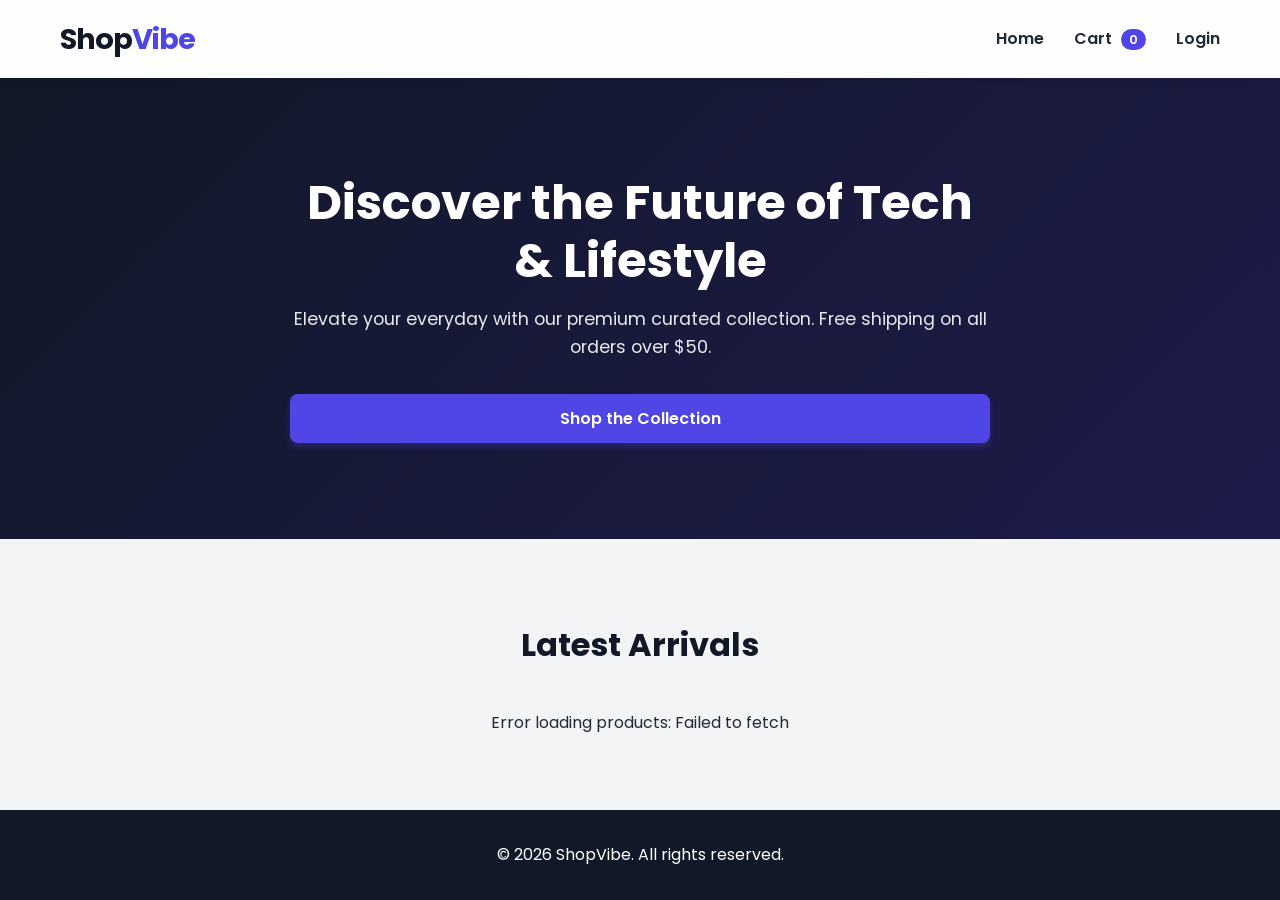
<file: frontend/index.html>
<!DOCTYPE html>
<html lang="en">
<head>
    <meta charset="UTF-8">
    <meta name="viewport" content="width=device-width, initial-scale=1.0">
    <title>ShopVibe | Premium Tech & Lifestyle</title>
    <!-- Modern Google Font -->
    <link href="https://fonts.googleapis.com/css2?family=Poppins:wght@300;400;600;700&display=swap" rel="stylesheet">
    <link rel="stylesheet" href="./css/style.css">
</head>
<body>
    <header>
        <nav class="navbar">
            <a href="index.html" class="logo">Shop<span>Vibe</span></a>
            <ul class="nav-links">
                <li><a href="index.html">Home</a></li>
                <li><a href="cart.html" class="cart-link">Cart <span id="cart-count" class="badge">0</span></a></li>
                <li><a href="login.html" class="login-btn">Login</a></li>
            </ul>
        </nav>
    </header>

    <!-- New Hero Section -->
    <section class="hero">
        <div class="hero-content">
            <h1>Discover the Future of Tech & Lifestyle</h1>
            <p>Elevate your everyday with our premium curated collection. Free shipping on all orders over $50.</p>
            <a href="#latest-products" class="btn btn-primary">Shop the Collection</a>
        </div>
    </section>

    <main class="container" id="latest-products">
        <h2 class="section-title">Latest Arrivals</h2>
        <div id="loading" class="status-msg">Loading premium products...</div>
        <div id="error" class="status-msg error hidden"></div>
        <div id="product-list" class="grid-container">
            <!-- Products injected here by JS -->
        </div>
    </main>

    <footer>
        <p>&copy; 2026 ShopVibe. All rights reserved.</p>
    </footer>

    <script src="./js/navbar.js"></script>
    <script src="./js/main.js"></script>
</body>
</html>
</file>
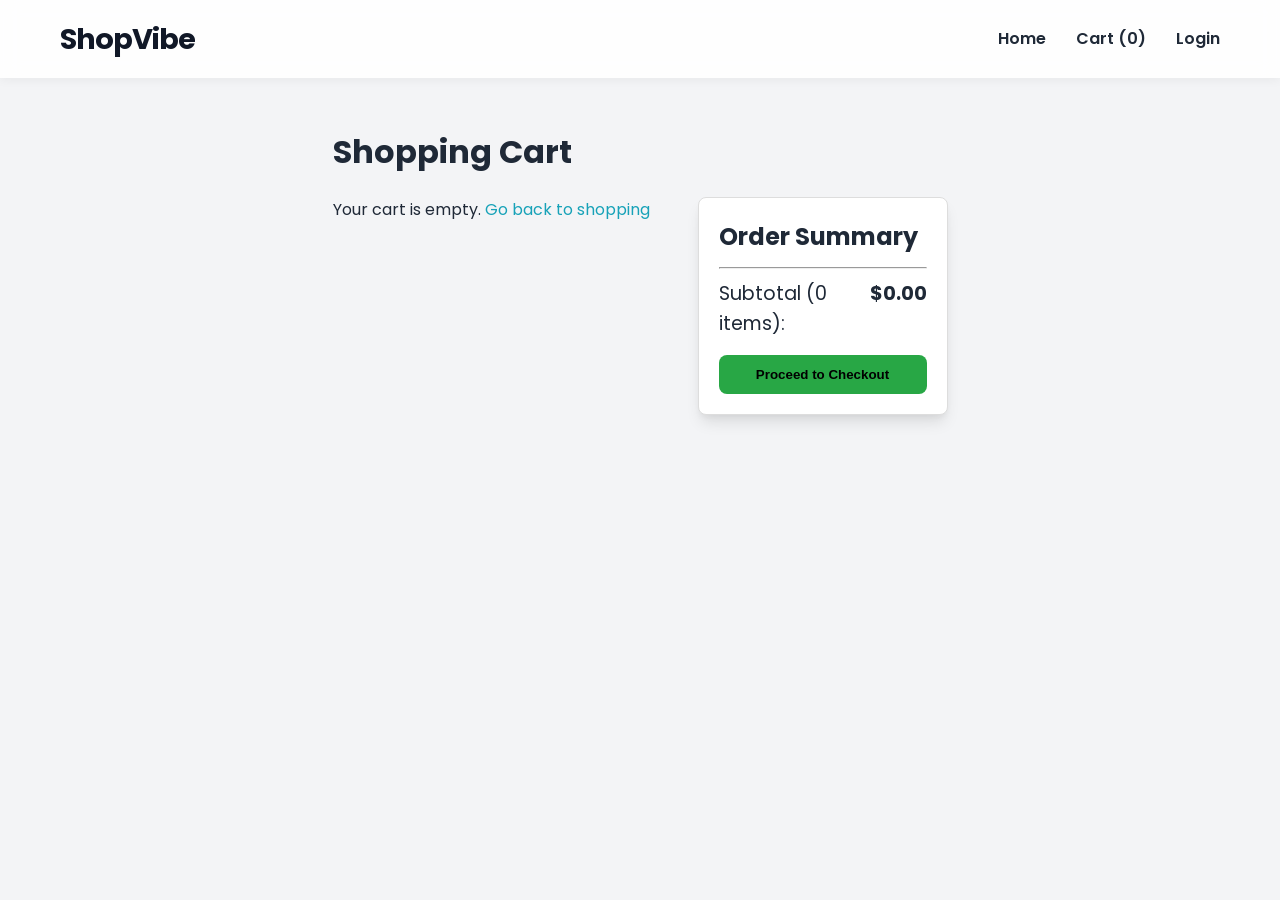
<file: frontend/cart.html>
<!DOCTYPE html>
<html lang="en">
<head>
    <meta charset="UTF-8">
    <meta name="viewport" content="width=device-width, initial-scale=1.0">
    <title>Shopping Cart | ShopVibe</title>
    <link href="https://fonts.googleapis.com/css2?family=Poppins:wght@300;400;600;700&display=swap" rel="stylesheet">
    <link rel="stylesheet" href="./css/style.css">
    <style>
        .cart-container { display: flex; flex-wrap: wrap; gap: 20px; margin-top: 20px; }
        .cart-items { flex: 2; min-width: 300px; }
        .cart-summary { flex: 1; min-width: 250px; background: #fff; padding: 20px; border-radius: 8px; border: 1px solid #ddd; height: fit-content; }
        .cart-item { display: flex; align-items: center; justify-content: space-between; padding: 15px; background: #fff; margin-bottom: 15px; border-radius: 8px; border: 1px solid #ddd; }
        .cart-item img { width: 80px; height: 80px; object-fit: cover; border-radius: 4px; }
        .cart-item-details { flex: 1; margin: 0 15px; }
        .qty-select { padding: 5px; margin-right: 15px; }
        .remove-btn { background: #dc3545; padding: 8px 12px; }
        .remove-btn:hover { background: #c82333; }
        .summary-row { display: flex; justify-content: space-between; margin-bottom: 15px; font-size: 1.2rem; }
        .checkout-btn { width: 100%; background: #28a745; }
        .checkout-btn:hover { background: #218838; }
    </style>
</head>
<body>
    <header>
        <nav class="navbar">
            <a href="index.html" class="logo">ShopVibe</a>
            <ul class="nav-links">
                <li><a href="index.html">Home</a></li>
                <li><a href="cart.html">Cart (<span id="cart-count">0</span>)</a></li>
                <li><a href="login.html">Login</a></li>
            </ul>
        </nav>
    </header>

    <main class="container">
        <h1>Shopping Cart</h1>
        <div class="cart-container">
            <div id="cart-items" class="cart-items">
                <!-- Cart items injected here -->
            </div>
            <div class="cart-summary">
                <h2>Order Summary</h2>
                <hr style="margin: 10px 0;">
                <div class="summary-row">
                    <span>Subtotal (<span id="summary-qty">0</span> items):</span>
                    <strong id="summary-price">$0.00</strong>
                </div>
                <button class="btn checkout-btn" onclick="proceedToCheckout()">Proceed to Checkout</button>
            </div>
        </div>
    </main>

    <script src="./js/cart.js"></script>
    <script src="./js/navbar.js"></script>
</body>
</html>
</file>
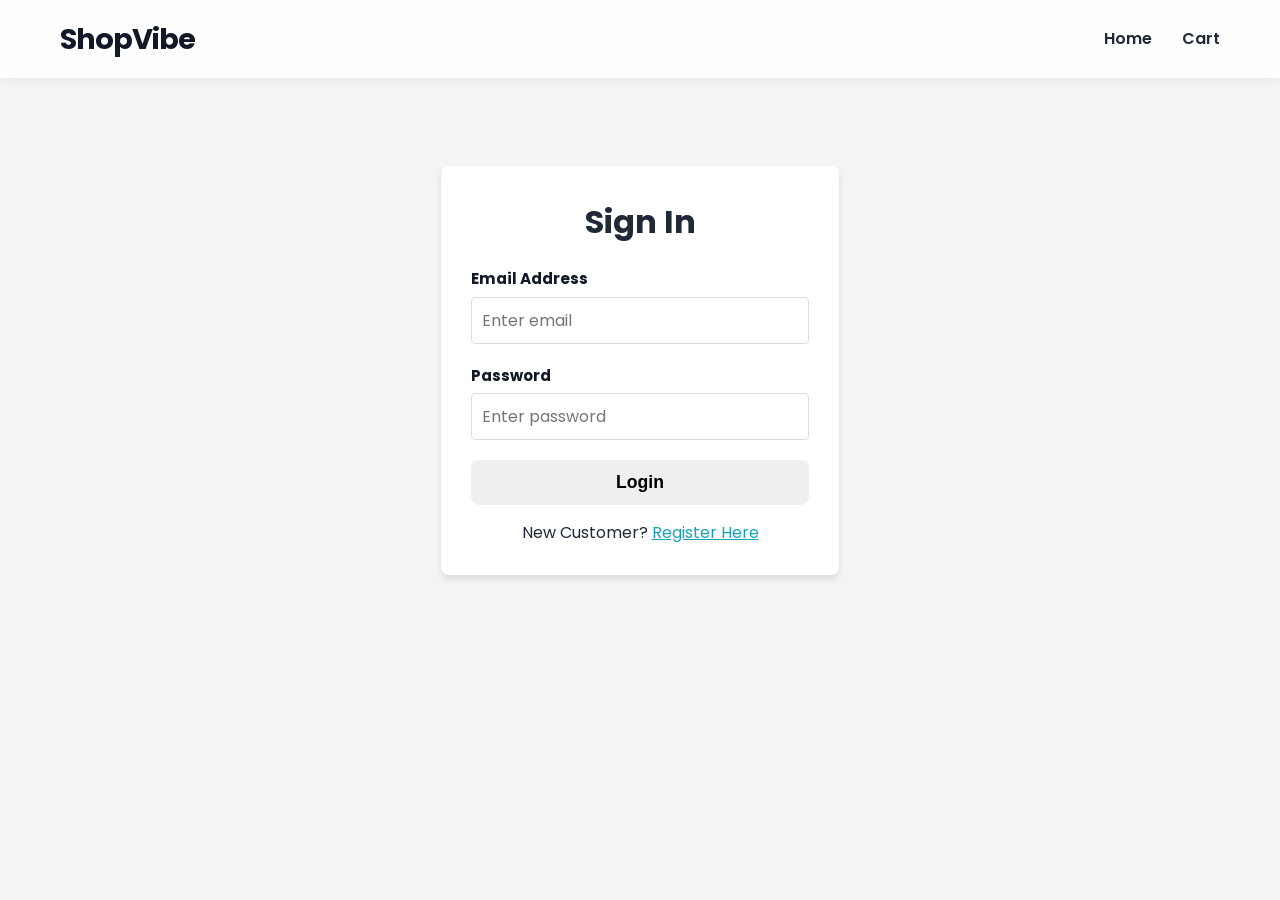
<file: frontend/checkout.html>
<!DOCTYPE html>
<html lang="en">
<head>
    <meta charset="UTF-8">
    <meta name="viewport" content="width=device-width, initial-scale=1.0">
    <title>Checkout | ShopVibe</title>
    <link href="https://fonts.googleapis.com/css2?family=Poppins:wght@300;400;600;700&display=swap" rel="stylesheet">
    <link rel="stylesheet" href="./css/style.css">
    <style>
        .checkout-container { display: flex; flex-wrap: wrap; gap: 30px; margin-top: 20px; }
        .checkout-form { flex: 2; min-width: 300px; background: #fff; padding: 20px; border-radius: 8px; box-shadow: 0 2px 4px rgba(0,0,0,0.1); }
        .form-group { margin-bottom: 15px; }
        .form-group label { display: block; margin-bottom: 5px; font-weight: bold; }
        .form-group input { width: 100%; padding: 10px; border: 1px solid #ddd; border-radius: 4px; }
        .order-summary { flex: 1; min-width: 250px; background: #fff; padding: 20px; border-radius: 8px; box-shadow: 0 2px 4px rgba(0,0,0,0.1); height: fit-content; }
        .submit-btn { width: 100%; background: #28a745; margin-top: 15px; font-size: 1.1rem; }
        .submit-btn:hover { background: #218838; }
    </style>
</head>
<body>
    <header>
        <nav class="navbar">
            <a href="index.html" class="logo">ShopVibe</a>
            <ul class="nav-links">
                <li><a href="index.html">Home</a></li>
                <li><a href="cart.html">Cart</a></li>
            </ul>
        </nav>
    </header>

    <main class="container">
        <h1>Checkout</h1>
        <div id="error" class="status-msg error hidden"></div>
        <div class="checkout-container">
            <form id="checkout-form" class="checkout-form">
                <h2>Shipping Address</h2>
                <div class="form-group">
                    <label for="address">Address</label>
                    <input type="text" id="address" required>
                </div>
                <div class="form-group">
                    <label for="city">City</label>
                    <input type="text" id="city" required>
                </div>
                <div class="form-group">
                    <label for="postalCode">Postal Code</label>
                    <input type="text" id="postalCode" required>
                </div>
                <div class="form-group">
                    <label for="country">Country</label>
                    <input type="text" id="country" required>
                </div>
            </form>
            
            <div class="order-summary">
                <h2>Summary</h2>
                <hr style="margin: 10px 0;">
                <p>Total Items: <strong id="total-items">0</strong></p>
                <p>Total Price: <strong id="total-price">$0.00</strong></p>
                <button type="submit" form="checkout-form" class="btn submit-btn">Place Order</button>
            </div>
        </div>
    </main>

    <script src="./js/checkout.js"></script>
    <script src="./js/navbar.js"></script>
</body>
</html>
</file>
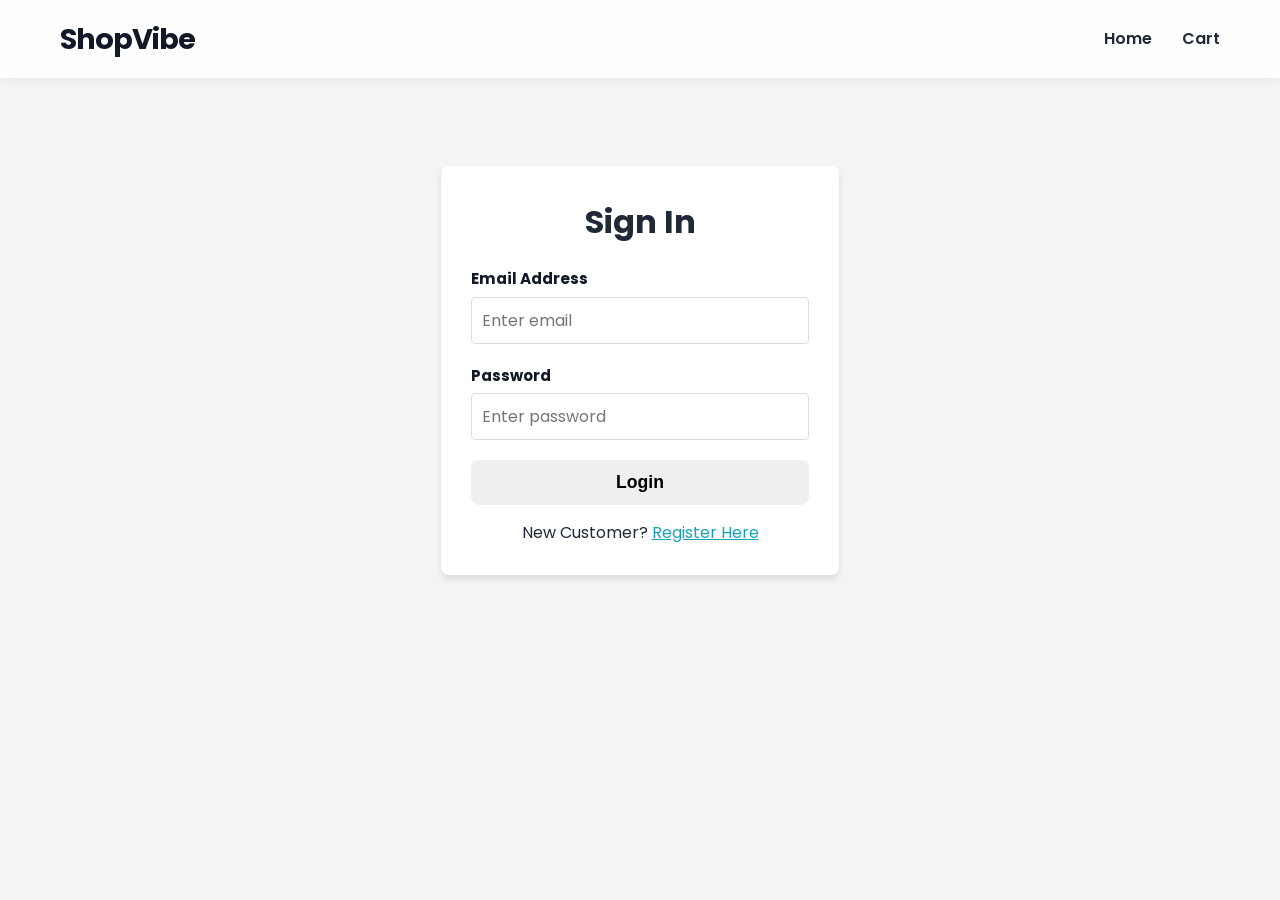
<file: frontend/login.html>
<!DOCTYPE html>
<html lang="en">
<head>
    <meta charset="UTF-8">
    <meta name="viewport" content="width=device-width, initial-scale=1.0">
    <title>Login | ShopVibe</title>
    <link href="https://fonts.googleapis.com/css2?family=Poppins:wght@300;400;600;700&display=swap" rel="stylesheet">
    <link rel="stylesheet" href="./css/style.css">
    <style>
        .auth-container { max-width: 400px; margin: 40px auto; background: #fff; padding: 30px; border-radius: 8px; box-shadow: 0 4px 6px rgba(0,0,0,0.1); }
        .form-group { margin-bottom: 20px; }
        .form-group label { display: block; margin-bottom: 5px; font-weight: bold; }
        .form-group input { width: 100%; padding: 10px; border: 1px solid #ddd; border-radius: 4px; font-size: 1rem; }
        .submit-btn { width: 100%; font-size: 1.1rem; padding: 12px; }
    </style>
</head>
<body>
    <header>
        <nav class="navbar">
            <a href="index.html" class="logo">ShopVibe</a>
            <ul class="nav-links">
                <li><a href="index.html">Home</a></li>
                <li><a href="cart.html">Cart</a></li>
            </ul>
        </nav>
    </header>

    <main class="container">
        <div class="auth-container">
            <h1 style="text-align: center; margin-bottom: 20px;">Sign In</h1>
            <div id="error" class="status-msg error hidden"></div>
            
            <form id="login-form">
                <div class="form-group">
                    <label for="email">Email Address</label>
                    <input type="email" id="email" placeholder="Enter email" required>
                </div>
                <div class="form-group">
                    <label for="password">Password</label>
                    <input type="password" id="password" placeholder="Enter password" required>
                </div>
                <button type="submit" class="btn submit-btn">Login</button>
            </form>
            
            <p style="text-align: center; margin-top: 15px;">
                New Customer? <a href="register.html" style="color: #17a2b8; text-decoration: underline;">Register Here</a>
            </p>
        </div>
    </main>

    <script src="./js/login.js"></script>
    <script src="./js/navbar.js"></script>
</body>
</html>
</file>
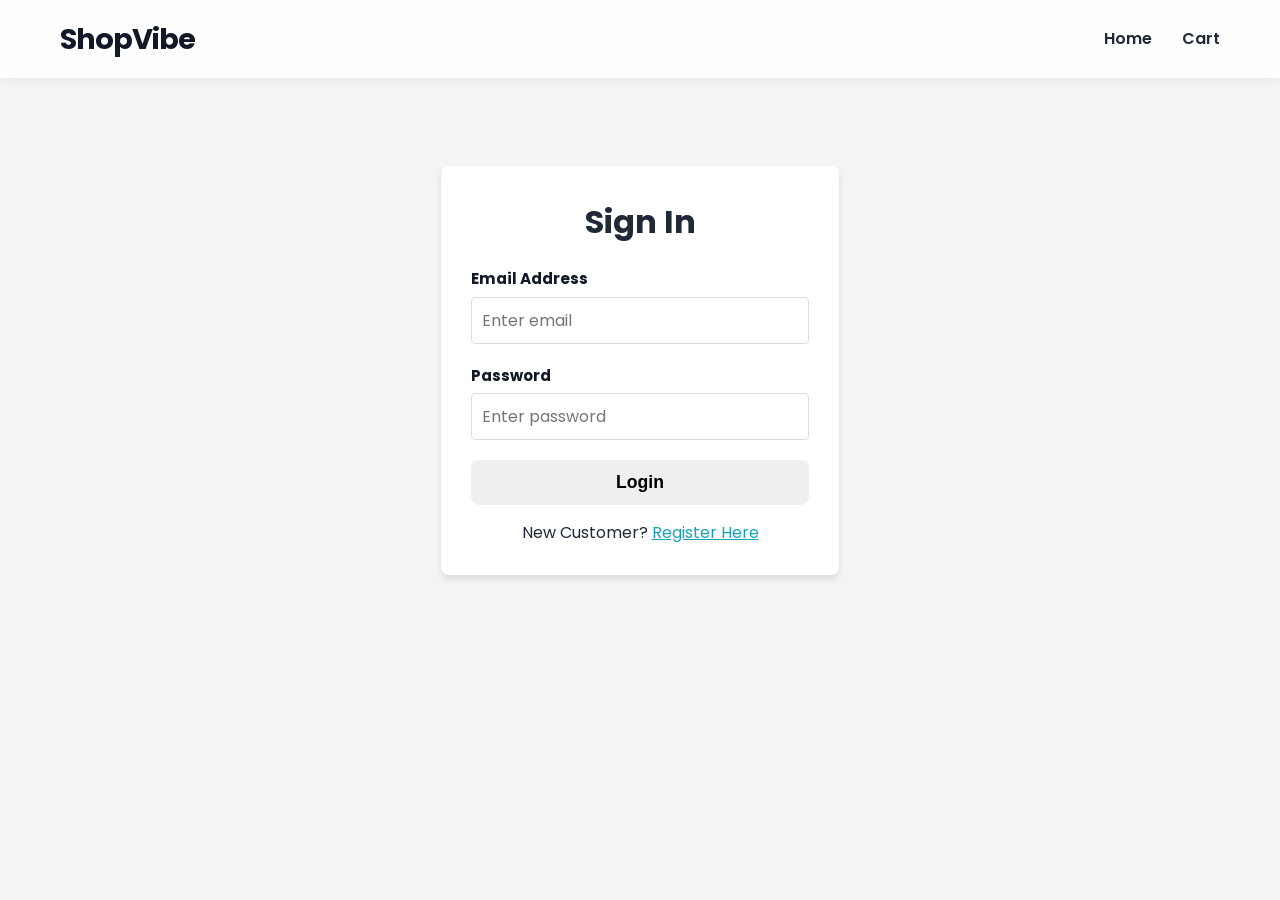
<file: frontend/orders.html>
<!DOCTYPE html>
<html lang="en">
<head>
    <meta charset="UTF-8">
    <meta name="viewport" content="width=device-width, initial-scale=1.0">
    <title>My Orders | ShopVibe</title>
    <link href="https://fonts.googleapis.com/css2?family=Poppins:wght@300;400;600;700&display=swap" rel="stylesheet">
    <link rel="stylesheet" href="./css/style.css">
    <style>
        .orders-container { background: var(--surface-color); padding: 30px; border-radius: var(--radius); box-shadow: var(--shadow); overflow-x: auto; }
        table { width: 100%; border-collapse: collapse; margin-top: 20px; }
        th, td { padding: 15px; text-align: left; border-bottom: 1px solid #e5e7eb; }
        th { background-color: #f9fafb; color: var(--secondary-color); font-weight: 600; }
        tr:hover { background-color: #f3f4f6; }
        .order-id { font-family: monospace; color: var(--text-muted); }
    </style>
</head>
<body>
    <header>
        <nav class="navbar">
            <a href="index.html" class="logo">Shop<span>Vibe</span></a>
            <ul class="nav-links">
                <li><a href="index.html">Home</a></li>
                <li><a href="cart.html" class="cart-link">Cart <span id="cart-count" class="badge">0</span></a></li>
                <li><a href="login.html" class="login-btn">Login</a></li>
            </ul>
        </nav>
    </header>

    <main class="container">
        <h2 class="section-title">Order History</h2>
        <div id="loading" class="status-msg">Loading your orders...</div>
        <div id="error" class="status-msg error hidden"></div>
        
        <div class="orders-container hidden" id="orders-container">
            <table>
                <thead>
                    <tr>
                        <th>Order ID</th>
                        <th>Date</th>
                        <th>Total Price</th>
                        <th>Status</th>
                    </tr>
                </thead>
                <tbody id="orders-list">
                    <!-- Orders injected here by JS -->
                </tbody>
            </table>
        </div>
    </main>

    <script src="./js/navbar.js"></script>
    <script src="./js/orders.js"></script>
</body>
</html>
</file>
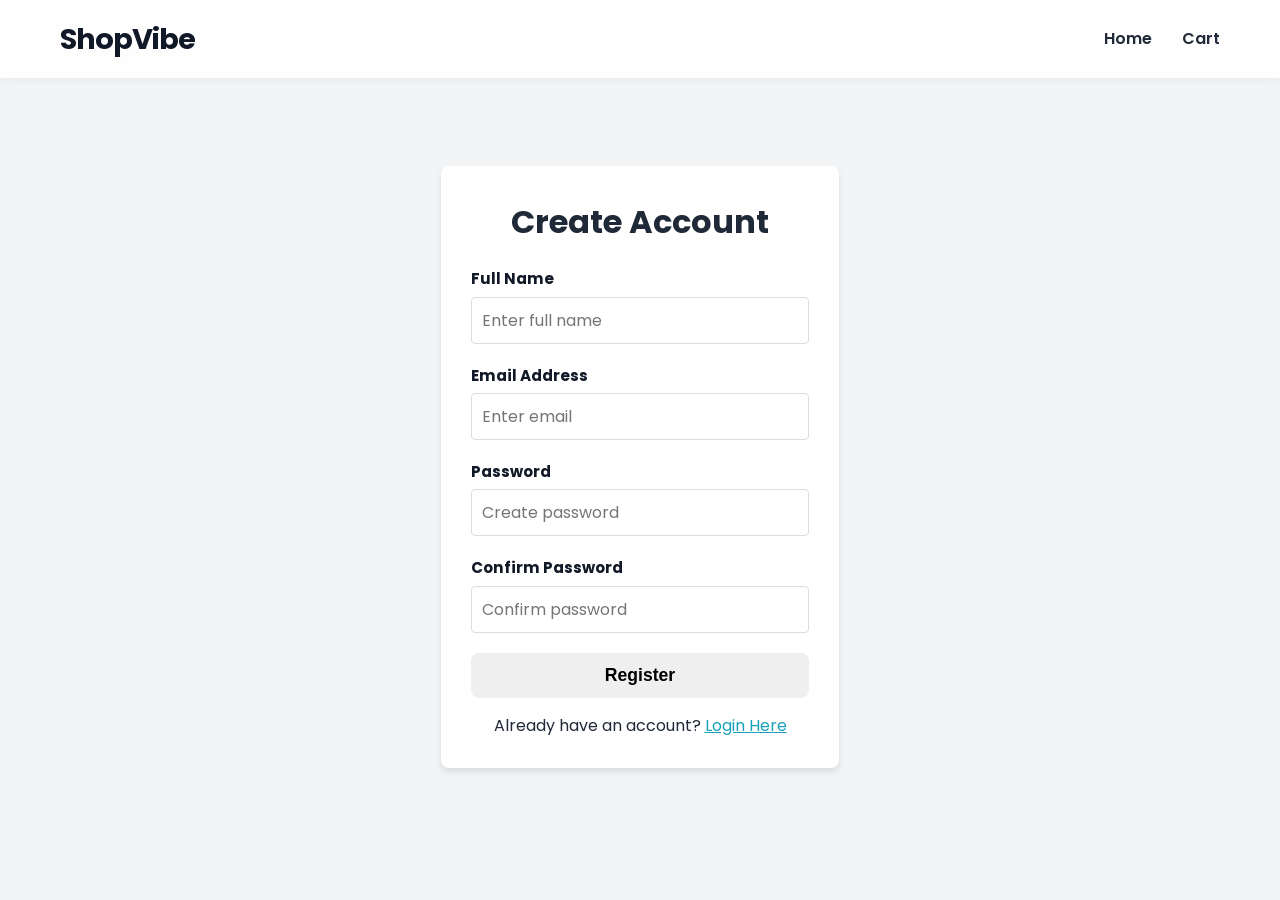
<file: frontend/register.html>
<!DOCTYPE html>
<html lang="en">
<head>
    <meta charset="UTF-8">
    <meta name="viewport" content="width=device-width, initial-scale=1.0">
    <title>Register | ShopVibe</title>
    <link href="https://fonts.googleapis.com/css2?family=Poppins:wght@300;400;600;700&display=swap" rel="stylesheet">
    <link rel="stylesheet" href="./css/style.css">
    <style>
        .auth-container { max-width: 400px; margin: 40px auto; background: #fff; padding: 30px; border-radius: 8px; box-shadow: 0 4px 6px rgba(0,0,0,0.1); }
        .form-group { margin-bottom: 20px; }
        .form-group label { display: block; margin-bottom: 5px; font-weight: bold; }
        .form-group input { width: 100%; padding: 10px; border: 1px solid #ddd; border-radius: 4px; font-size: 1rem; }
        .submit-btn { width: 100%; font-size: 1.1rem; padding: 12px; }
    </style>
</head>
<body>
    <header>
        <nav class="navbar">
            <a href="index.html" class="logo">ShopVibe</a>
            <ul class="nav-links">
                <li><a href="index.html">Home</a></li>
                <li><a href="cart.html">Cart</a></li>
            </ul>
        </nav>
    </header>

    <main class="container">
        <div class="auth-container">
            <h1 style="text-align: center; margin-bottom: 20px;">Create Account</h1>
            <div id="error" class="status-msg error hidden"></div>
            
            <form id="register-form">
                <div class="form-group">
                    <label for="name">Full Name</label>
                    <input type="text" id="name" placeholder="Enter full name" required>
                </div>
                <div class="form-group">
                    <label for="email">Email Address</label>
                    <input type="email" id="email" placeholder="Enter email" required>
                </div>
                <div class="form-group">
                    <label for="password">Password</label>
                    <input type="password" id="password" placeholder="Create password" required>
                </div>
                <div class="form-group">
                    <label for="confirm-password">Confirm Password</label>
                    <input type="password" id="confirm-password" placeholder="Confirm password" required>
                </div>
                <button type="submit" class="btn submit-btn">Register</button>
            </form>
            
            <p style="text-align: center; margin-top: 15px;">
                Already have an account? <a href="login.html" style="color: #17a2b8; text-decoration: underline;">Login Here</a>
            </p>
        </div>
    </main>

    <script src="./js/register.js"></script>
    <script src="./js/navbar.js"></script>
</body>
</html>
</file>
<file: frontend/css/style.css>
/* --- Base Theme & Variables --- */
:root {
    --primary-color: #4f46e5;
    --primary-hover: #4338ca;
    --secondary-color: #111827;
    --background-color: #f3f4f6;
    --surface-color: #ffffff;
    --text-main: #1f2937;
    --text-muted: #6b7280;
    --success: #10b981;
    --danger: #ef4444;
    --radius: 12px;
    --shadow: 0 10px 15px -3px rgba(0, 0, 0, 0.1), 0 4px 6px -2px rgba(0, 0, 0, 0.05);
}

* { box-sizing: border-box; margin: 0; padding: 0; }

body { 
    font-family: 'Poppins', sans-serif; 
    background-color: var(--background-color); 
    color: var(--text-main); 
    line-height: 1.6; 
    display: flex;
    flex-direction: column;
    min-height: 100vh;
}

a { text-decoration: none; color: inherit; transition: color 0.3s ease; }
.container { max-width: 1200px; margin: 3rem auto; padding: 0 20px; flex: 1; }
.hidden { display: none !important; }

/* --- Navbar (Glassmorphism) --- */
header { 
    background: rgba(255, 255, 255, 0.9); 
    backdrop-filter: blur(10px);
    position: sticky; 
    top: 0; 
    z-index: 100;
    box-shadow: 0 2px 10px rgba(0,0,0,0.05);
}
.navbar { 
    display: flex; justify-content: space-between; align-items: center; 
    max-width: 1200px; margin: auto; padding: 1rem 20px; 
}
.logo { font-size: 1.8rem; font-weight: 700; color: var(--secondary-color); letter-spacing: -1px; }
.logo span { color: var(--primary-color); }
.nav-links { list-style: none; display: flex; gap: 30px; align-items: center; font-weight: 600; }
.nav-links a:hover { color: var(--primary-color); }
.badge { background: var(--primary-color); color: white; padding: 2px 8px; border-radius: 20px; font-size: 0.8rem; margin-left: 5px; }

/* --- Hero Section --- */
.hero {
    background: linear-gradient(135deg, var(--secondary-color) 0%, #1e1b4b 100%);
    color: white;
    text-align: center;
    padding: 6rem 20px;
    margin-bottom: 2rem;
}
.hero-content { max-width: 700px; margin: 0 auto; }
.hero h1 { font-size: 3rem; margin-bottom: 1rem; line-height: 1.2; font-weight: 700; }
.hero p { font-size: 1.1rem; margin-bottom: 2rem; opacity: 0.9; }

/* --- Product Grid & Cards --- */
.section-title { text-align: center; font-size: 2rem; margin-bottom: 2.5rem; color: var(--secondary-color); }
.grid-container { display: grid; grid-template-columns: repeat(auto-fill, minmax(280px, 1fr)); gap: 2.5rem; }

.card { 
    background: var(--surface-color); 
    border-radius: var(--radius); 
    box-shadow: var(--shadow); 
    overflow: hidden; 
    transition: transform 0.3s ease, box-shadow 0.3s ease; 
    display: flex;
    flex-direction: column;
}
.card:hover { transform: translateY(-8px); box-shadow: 0 20px 25px -5px rgba(0, 0, 0, 0.1); }

.card-img-wrapper { height: 250px; overflow: hidden; }
.card img { width: 100%; height: 100%; object-fit: cover; transition: transform 0.5s ease; }
.card:hover img { transform: scale(1.05); }

.card-content { padding: 20px; display: flex; flex-direction: column; flex: 1; }
.card h3 { font-size: 1.1rem; margin-bottom: 8px; color: var(--secondary-color); }
.card p { color: var(--text-muted); font-size: 0.9rem; margin-bottom: 15px; flex: 1; }
.price { font-weight: 700; font-size: 1.4rem; color: var(--primary-color); margin-bottom: 15px; }

/* --- Buttons --- */
.btn { 
    display: inline-block; padding: 12px 24px; border: none; border-radius: 8px; 
    font-weight: 600; cursor: pointer; transition: all 0.2s; text-align: center; width: 100%;
}
.btn-primary { background: var(--primary-color); color: white; box-shadow: 0 4px 6px rgba(79, 70, 229, 0.3); }
.btn-primary:hover { background: var(--primary-hover); transform: translateY(-2px); }
.btn-secondary { background: var(--secondary-color); color: white; }
.btn-secondary:hover { background: #374151; }
.btn:disabled { background: #d1d5db; cursor: not-allowed; transform: none; box-shadow: none; color: #9ca3af; }

/* --- Forms & Inputs --- */
.auth-container, .checkout-form, .cart-summary {
    background: var(--surface-color); padding: 40px; border-radius: var(--radius); box-shadow: var(--shadow);
}
.form-group input {
    width: 100%; padding: 12px 15px; border: 2px solid #e5e7eb; border-radius: 8px; font-family: inherit; font-size: 1rem; transition: border-color 0.3s;
}
.form-group input:focus { outline: none; border-color: var(--primary-color); }
.form-group label { color: var(--secondary-color); font-size: 0.95rem; }

/* --- Single Product Page --- */
.product-image img { border-radius: var(--radius); box-shadow: var(--shadow); }
.stock-badge { padding: 6px 12px; border-radius: 20px; font-size: 0.85rem; font-weight: 600; }
.in-stock { background: #d1fae5; color: #065f46; }
.out-of-stock { background: #fee2e2; color: #991b1b; }

/* --- Cart Page --- */
.cart-item { display: flex; align-items: center; background: var(--surface-color); padding: 15px; border-radius: var(--radius); box-shadow: 0 2px 5px rgba(0,0,0,0.05); margin-bottom: 15px; }
.cart-item img { border-radius: 8px; }
.remove-btn { background: #fee2e2; color: var(--danger); width: auto; padding: 8px 15px; }
.remove-btn:hover { background: var(--danger); color: white; }

/* --- Footer --- */
footer { background: var(--secondary-color); color: white; text-align: center; padding: 2rem; margin-top: auto; }
</file>
